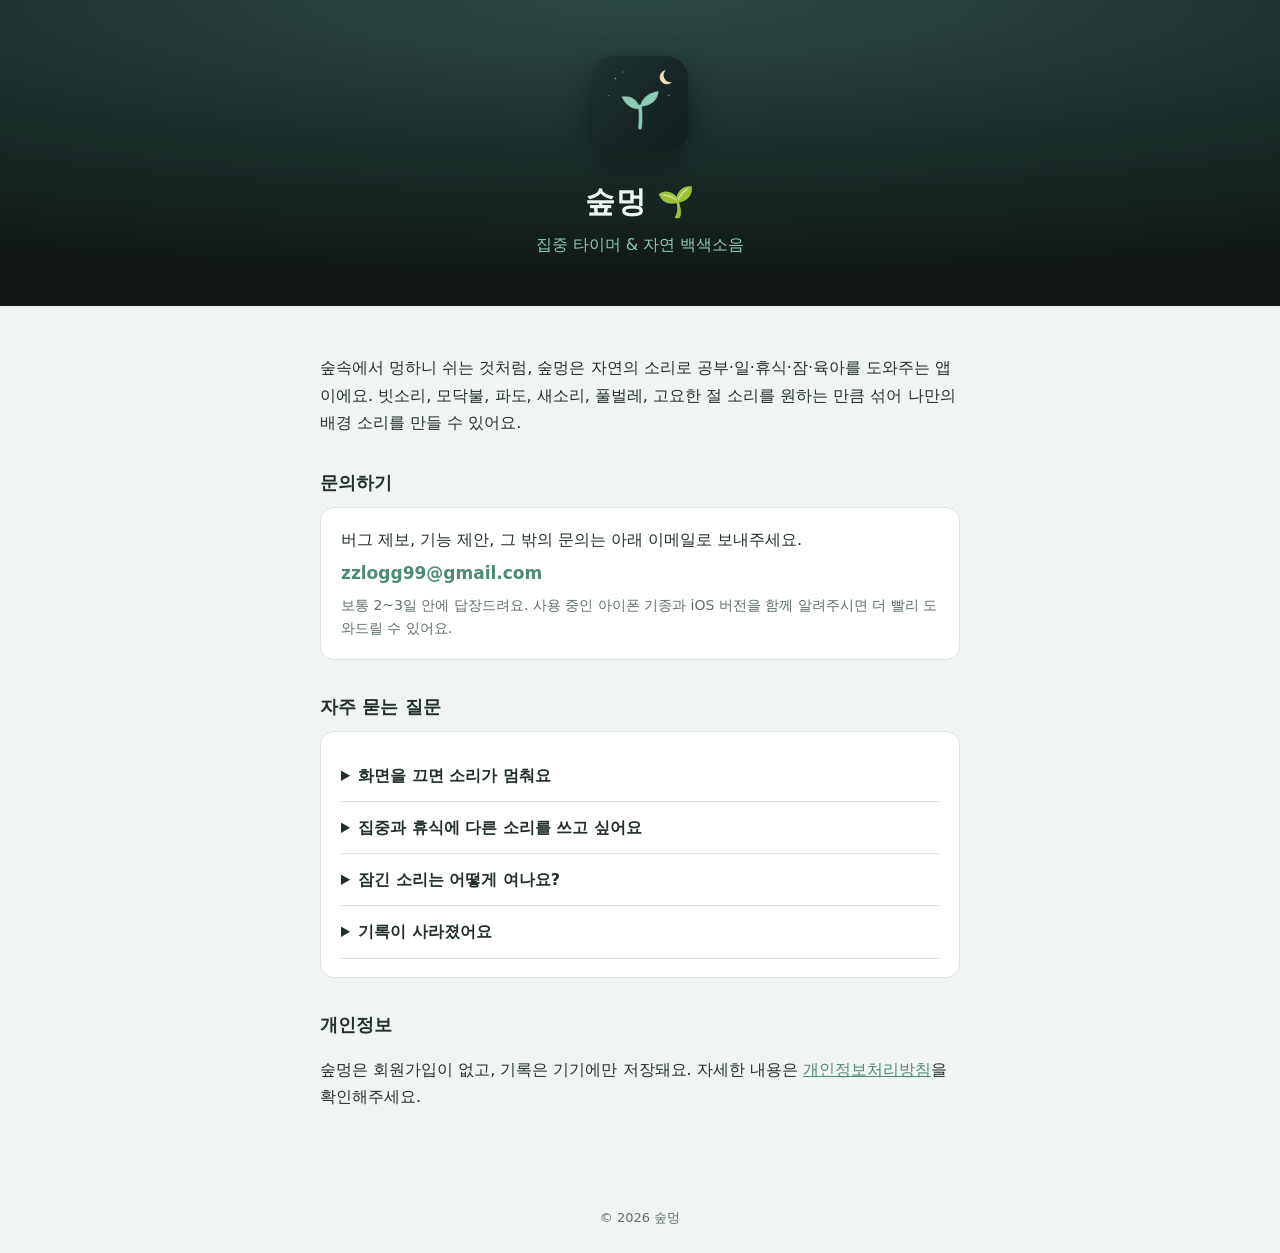
<file: index.html>
<!doctype html>
<html lang="ko"><head><meta charset="utf-8"><meta name="viewport" content="width=device-width,initial-scale=1">
<title>숲멍 – 고객지원</title><link rel="stylesheet" href="style.css"><link rel="icon" href="icon.png"></head>
<body>
<header class="hero"><img src="icon.png" alt="숲멍 앱 아이콘"><h1>숲멍 🌱</h1><p>집중 타이머 &amp; 자연 백색소음</p></header>
<main>
  <p>숲속에서 멍하니 쉬는 것처럼, 숲멍은 자연의 소리로 공부·일·휴식·잠·육아를 도와주는 앱이에요. 빗소리, 모닥불, 파도, 새소리, 풀벌레, 고요한 절 소리를 원하는 만큼 섞어 나만의 배경 소리를 만들 수 있어요.</p>

  <h2>문의하기</h2>
  <div class="card">
    <p style="margin:0 0 6px">버그 제보, 기능 제안, 그 밖의 문의는 아래 이메일로 보내주세요.</p>
    <p class="mail" style="margin:0">zzlogg99@gmail.com</p>
    <p class="muted" style="margin:6px 0 0">보통 2~3일 안에 답장드려요. 사용 중인 아이폰 기종과 iOS 버전을 함께 알려주시면 더 빨리 도와드릴 수 있어요.</p>
  </div>

  <h2>자주 묻는 질문</h2>
  <div class="card">
    <details><summary>화면을 끄면 소리가 멈춰요</summary><p>숲멍은 화면을 잠가도 소리가 계속 나오도록 만들어졌어요. 그래도 멈춘다면 설정 → 배터리 → 저전력 모드를 끄고, 다른 앱에서 소리를 재생하고 있지 않은지 확인해주세요.</p></details>
    <details><summary>집중과 휴식에 다른 소리를 쓰고 싶어요</summary><p>위쪽에서 ‘집중’을 누르고 소리를 고른 뒤, ‘휴식’을 누르고 다른 소리를 고르면 돼요. 타이머가 넘어갈 때 소리도 자동으로 바뀌어요.</p></details>
    <details><summary>잠긴 소리는 어떻게 여나요?</summary><p>‘소리 만들기’에서 ‘광고 보고 열기’를 누르고 짧은 광고를 보면 영구적으로 열려요. 볼 수 있는 광고가 없을 때는 바로 열려요.</p></details>
    <details><summary>기록이 사라졌어요</summary><p>집중 기록과 만든 소리는 내 폰에만 저장돼요. 앱을 삭제하면 함께 지워지니 주의해주세요.</p></details>
  </div>

  <h2>개인정보</h2>
  <p>숲멍은 회원가입이 없고, 기록은 기기에만 저장돼요. 자세한 내용은 <a href="privacy.html">개인정보처리방침</a>을 확인해주세요.</p>
</main>
<footer>© 2026 숲멍</footer>
</body></html>
</file>
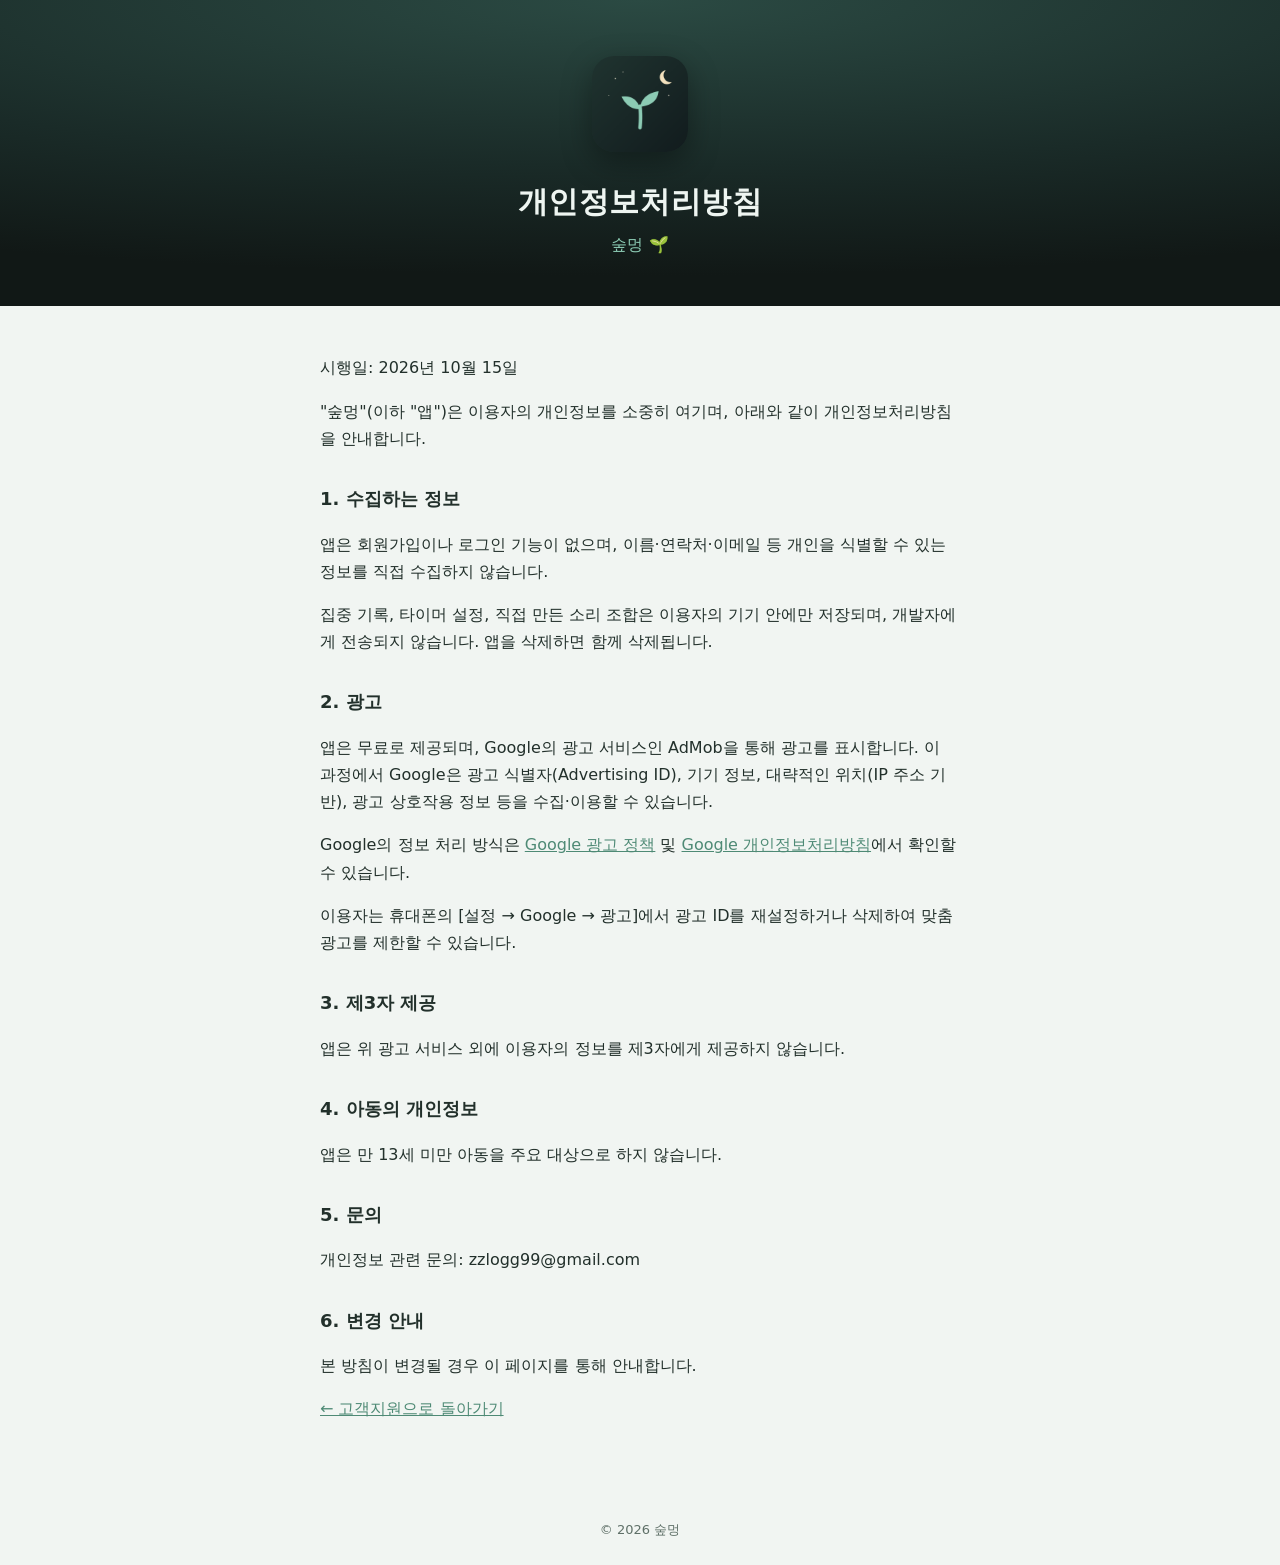
<file: privacy.html>
<!doctype html>
<html lang="ko"><head><meta charset="utf-8"><meta name="viewport" content="width=device-width,initial-scale=1">
<title>숲멍 – 개인정보처리방침</title><link rel="stylesheet" href="style.css"><link rel="icon" href="icon.png"></head>
<body>
<header class="hero"><img src="icon.png" alt="숲멍 앱 아이콘"><h1>개인정보처리방침</h1><p>숲멍 🌱</p></header>
<main>

<p>시행일: 2026년 10월 15일</p>

<p>"숲멍"(이하 "앱")은 이용자의 개인정보를 소중히 여기며, 아래와 같이 개인정보처리방침을 안내합니다.</p>

<h2>1. 수집하는 정보</h2>
<p>앱은 회원가입이나 로그인 기능이 없으며, 이름·연락처·이메일 등 개인을 식별할 수 있는 정보를 직접 수집하지 않습니다.</p>
<p>집중 기록, 타이머 설정, 직접 만든 소리 조합은 이용자의 기기 안에만 저장되며, 개발자에게 전송되지 않습니다. 앱을 삭제하면 함께 삭제됩니다.</p>

<h2>2. 광고</h2>
<p>앱은 무료로 제공되며, Google의 광고 서비스인 AdMob을 통해 광고를 표시합니다. 이 과정에서 Google은 광고 식별자(Advertising ID), 기기 정보, 대략적인 위치(IP 주소 기반), 광고 상호작용 정보 등을 수집·이용할 수 있습니다.</p>
<p>Google의 정보 처리 방식은 <a href="https://policies.google.com/technologies/ads?hl=ko">Google 광고 정책</a> 및 <a href="https://policies.google.com/privacy?hl=ko">Google 개인정보처리방침</a>에서 확인할 수 있습니다.</p>
<p>이용자는 휴대폰의 [설정 → Google → 광고]에서 광고 ID를 재설정하거나 삭제하여 맞춤 광고를 제한할 수 있습니다.</p>

<h2>3. 제3자 제공</h2>
<p>앱은 위 광고 서비스 외에 이용자의 정보를 제3자에게 제공하지 않습니다.</p>

<h2>4. 아동의 개인정보</h2>
<p>앱은 만 13세 미만 아동을 주요 대상으로 하지 않습니다.</p>

<h2>5. 문의</h2>
<p>개인정보 관련 문의: <span>zzlogg99@gmail.com</span></p>

<h2>6. 변경 안내</h2>
<p>본 방침이 변경될 경우 이 페이지를 통해 안내합니다.</p>
<p><a href="index.html">← 고객지원으로 돌아가기</a></p></main>
<footer>© 2026 숲멍</footer>
</body></html>
</file>
<file: style.css>
:root{--bg:#f1f5f2;--card:#fff;--ink:#22302b;--muted:#5f7068;--line:#dce5e0;--accent:#4e8a75;--night:#1a2b28}
*{box-sizing:border-box}
body{margin:0;background:var(--bg);color:var(--ink);font-family:-apple-system,BlinkMacSystemFont,"Apple SD Gothic Neo","Noto Sans KR",system-ui,sans-serif;line-height:1.7}
.hero{background:radial-gradient(120% 90% at 50% 0%,#2b4a43,#1a2b28 60%,#111816);color:#eef5f1;padding:56px 20px 48px;text-align:center}
.hero img{width:96px;height:96px;border-radius:22px;box-shadow:0 10px 30px rgba(0,0,0,.35)}
.hero h1{margin:16px 0 4px;font-size:30px;letter-spacing:.02em}
.hero p{margin:0;color:#8ccbb4}
main{max-width:680px;margin:0 auto;padding:32px 20px 56px}
h2{font-size:18px;margin:32px 0 8px}
.card{background:var(--card);border:1px solid var(--line);border-radius:14px;padding:18px 20px}
.mail{font-size:17px;font-weight:600;color:var(--accent);user-select:all}
a{color:var(--accent)}
.muted{color:var(--muted);font-size:14px}
footer{text-align:center;color:var(--muted);font-size:13px;padding:24px}
details{border-bottom:1px solid var(--line);padding:12px 0}
summary{cursor:pointer;font-weight:600}
</file>
